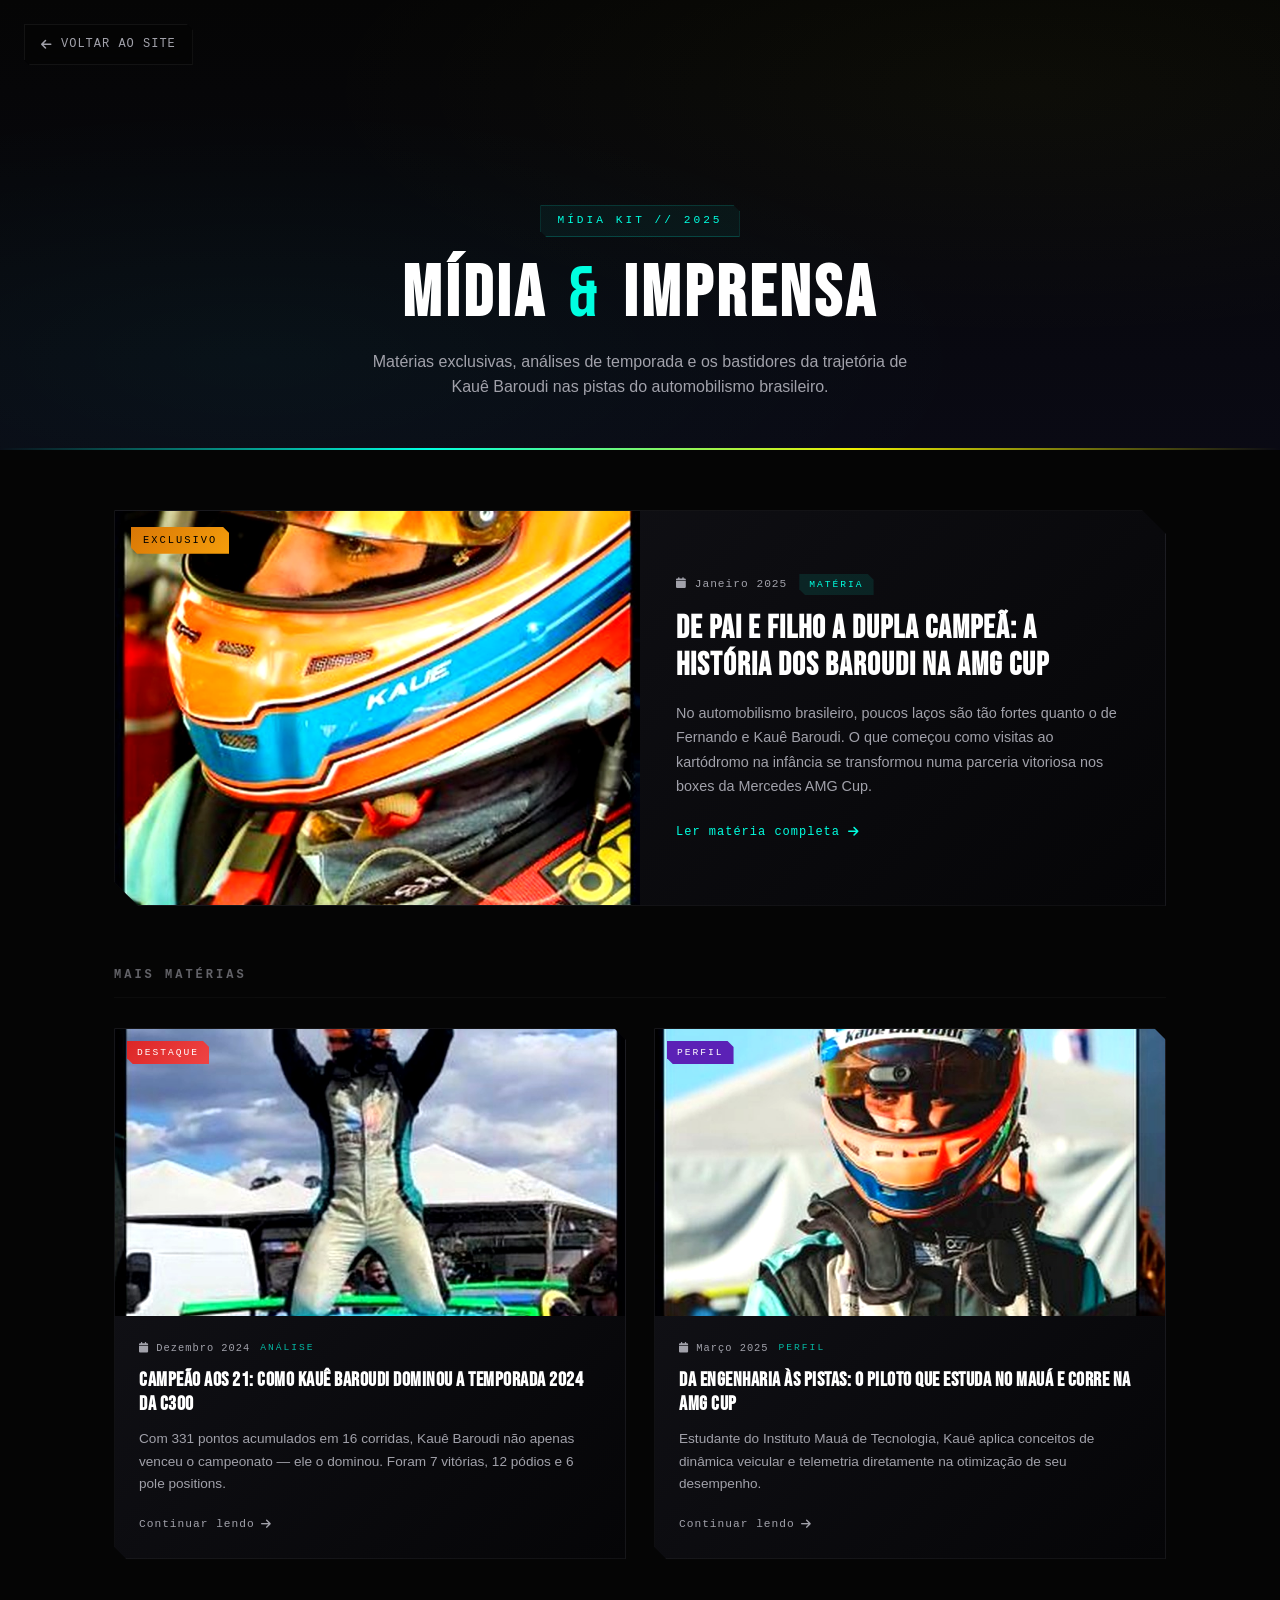
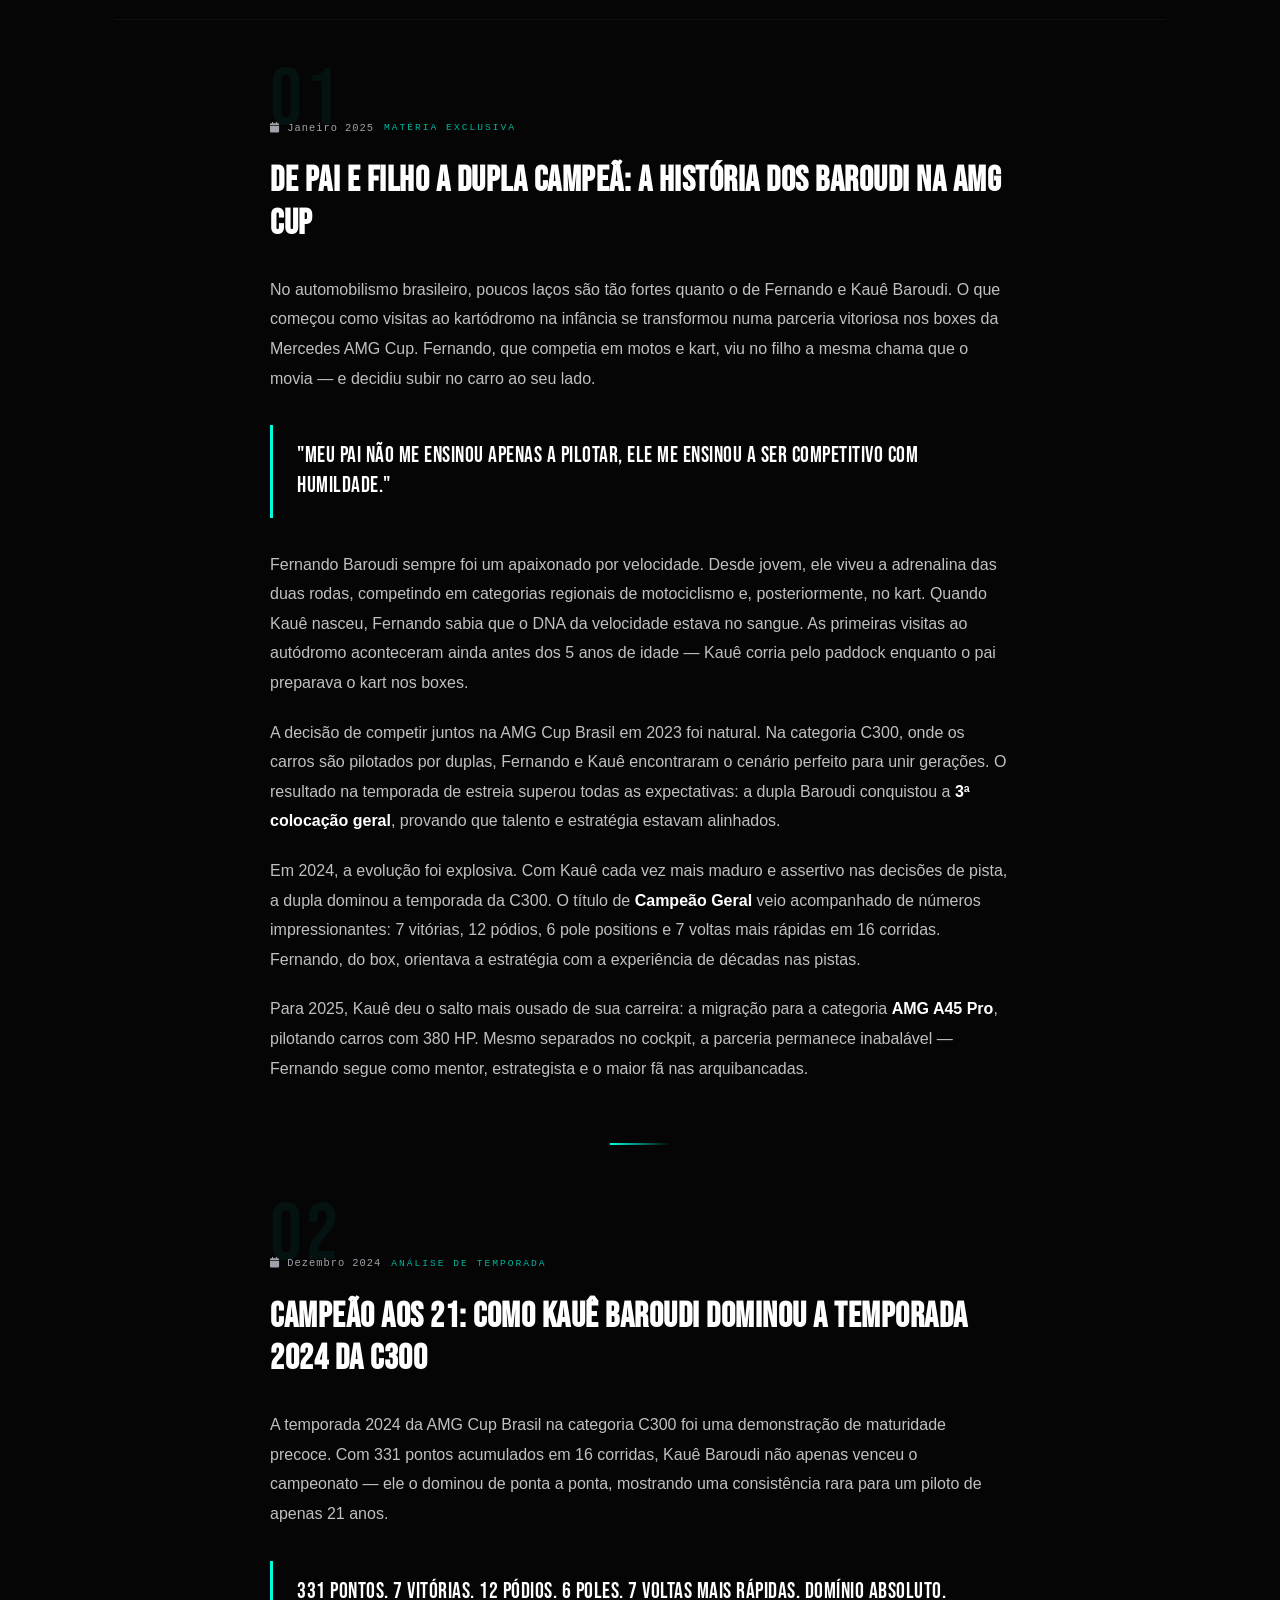
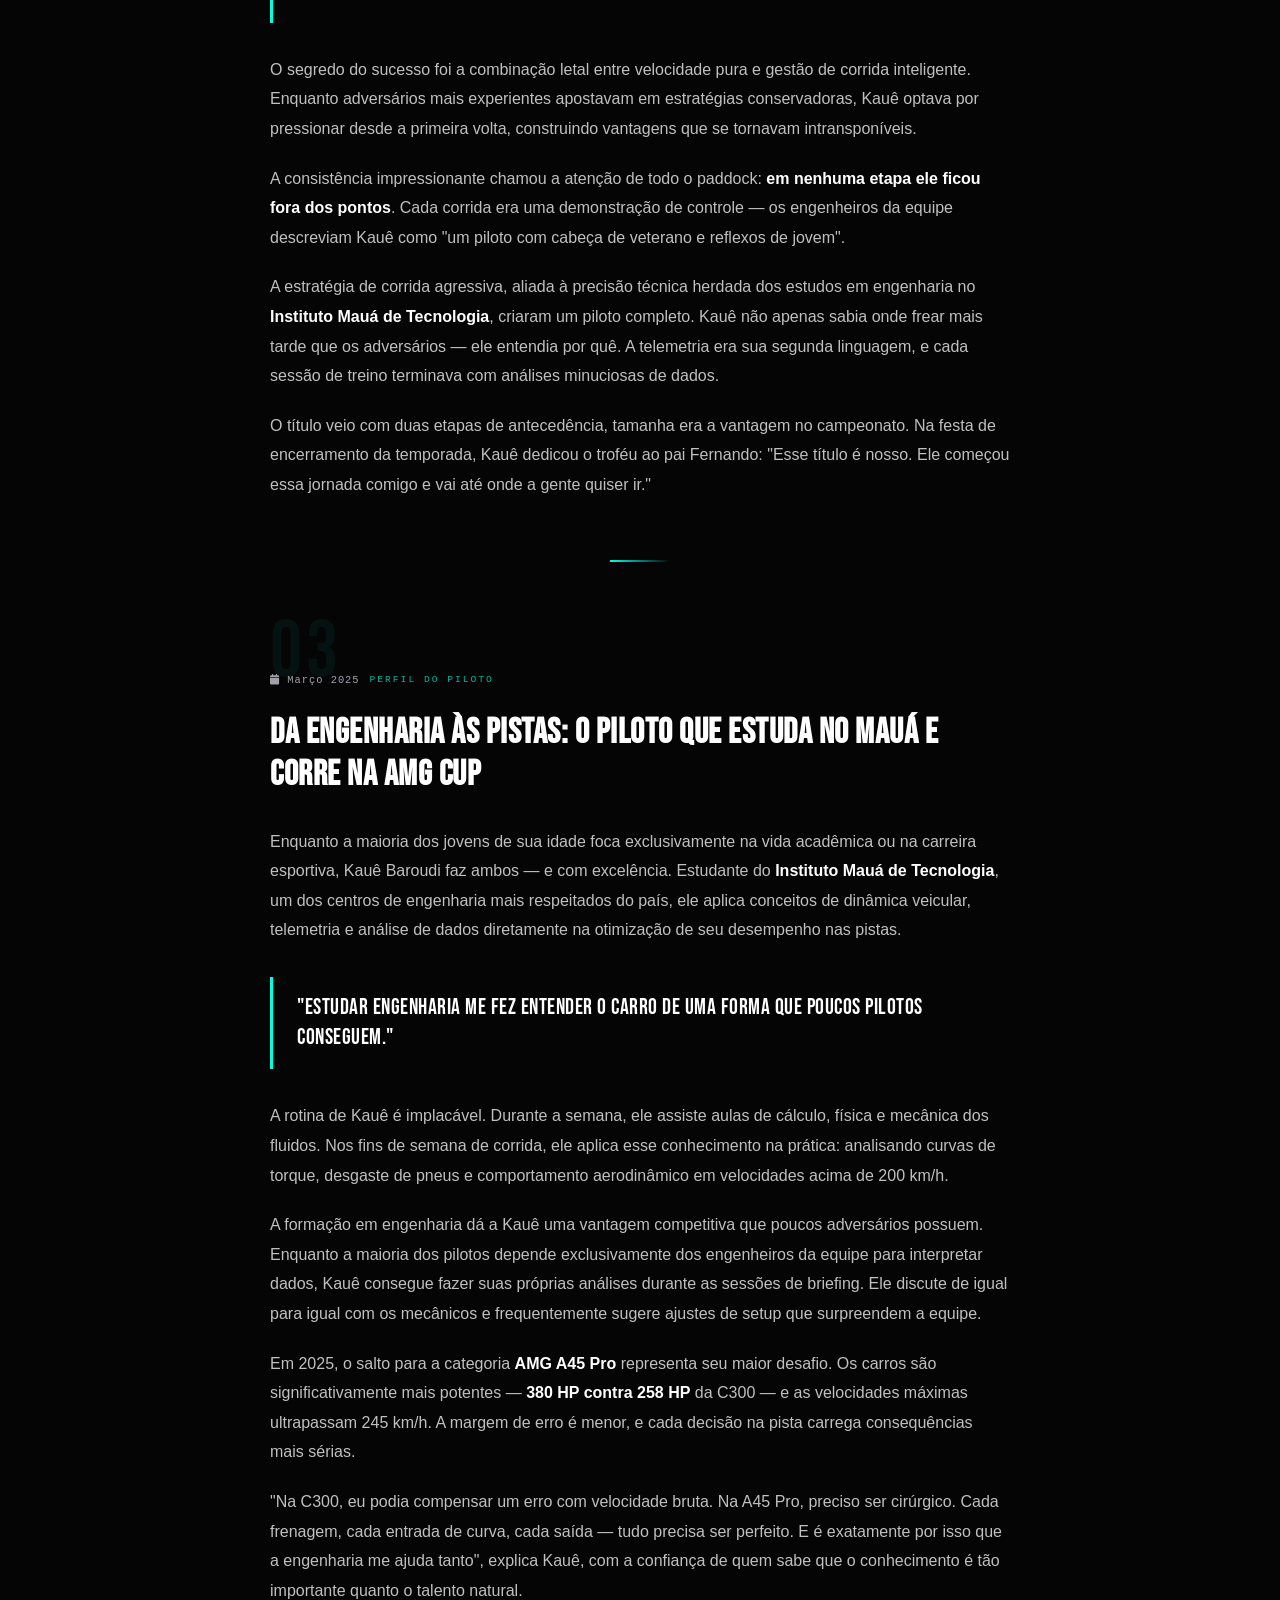
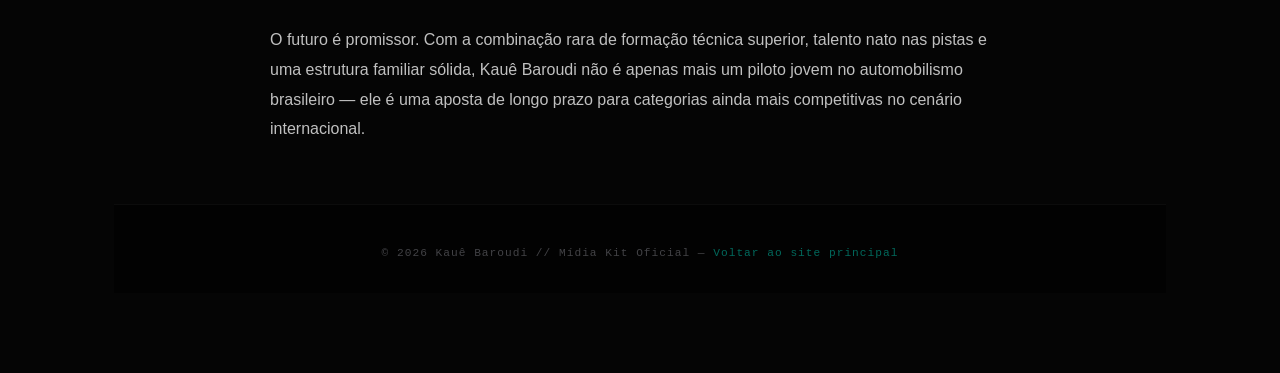
<file: blog.html>
<!DOCTYPE html>
<html lang="pt-BR">
<head>
    <meta charset="UTF-8">
    <meta name="viewport" content="width=device-width, initial-scale=1.0, viewport-fit=cover">
    <title>Blog // Kauê Baroudi — Mídia & Imprensa</title>
    <meta name="description" content="Matérias exclusivas, análises de corrida e bastidores da carreira do piloto Kauê Baroudi na AMG Cup Brasil.">
    
    <!-- Fonts -->
    <link rel="preconnect" href="https://fonts.googleapis.com">
    <link href="https://fonts.googleapis.com/css2?family=Bebas+Neue&family=Inter:wght@300;400;500;600&family=JetBrains+Mono:wght@400;500&display=swap" rel="stylesheet">
    
    <!-- Icons -->
    <link rel="stylesheet" href="https://cdnjs.cloudflare.com/ajax/libs/font-awesome/6.5.2/css/all.min.css">
    
    <!-- Base Styles + Blog Styles -->
    <link rel="stylesheet" href="index.css">
    <link rel="stylesheet" href="blog.css">
</head>
<body>

    <!-- Back to Home -->
    <a href="index.html" class="blog-back-link">
        <i class="fa-solid fa-arrow-left"></i> VOLTAR AO SITE
    </a>

    <!-- Blog Hero -->
    <section class="blog-hero">
        <div class="blog-hero-content">
            <span class="blog-hero-badge">MÍDIA KIT // 2025</span>
            <h1 class="blog-hero-title">MÍDIA <span class="accent-slash">&</span> IMPRENSA</h1>
            <p class="blog-hero-desc">Matérias exclusivas, análises de temporada e os bastidores da trajetória de Kauê Baroudi nas pistas do automobilismo brasileiro.</p>
        </div>
    </section>

    <!-- Blog Content -->
    <main class="blog-content-area">
        <div class="blog-container">

            <!-- Featured Article -->
            <article class="featured-article" id="artigo-1">
                <div class="featured-img-wrapper">
                    <img src="assets/kaue_04_capacete_cockpit.jpg" alt="Kauê Baroudi no cockpit do AMG">
                    <span class="featured-badge">EXCLUSIVO</span>
                </div>
                <div class="featured-text">
                    <div class="featured-meta">
                        <span class="featured-date"><i class="fa-solid fa-calendar"></i> Janeiro 2025</span>
                        <span class="featured-tag">MATÉRIA</span>
                    </div>
                    <h2 class="featured-title">De Pai e Filho a Dupla Campeã: A História dos Baroudi na AMG Cup</h2>
                    <p class="featured-excerpt">No automobilismo brasileiro, poucos laços são tão fortes quanto o de Fernando e Kauê Baroudi. O que começou como visitas ao kartódromo na infância se transformou numa parceria vitoriosa nos boxes da Mercedes AMG Cup.</p>
                    <a href="#leitura-1" class="featured-read-more">Ler matéria completa <i class="fa-solid fa-arrow-right"></i></a>
                </div>
            </article>

            <!-- Other Articles -->
            <h3 class="articles-section-title">MAIS MATÉRIAS</h3>

            <div class="articles-grid">
                <!-- Article 2 -->
                <article class="article-card" id="artigo-2">
                    <div class="article-img-wrapper">
                        <img src="assets/kaue_06_vitoria.jpg" alt="Kauê Baroudi celebrando vitória">
                        <span class="article-badge badge-destaque">DESTAQUE</span>
                    </div>
                    <div class="article-body">
                        <div class="article-meta">
                            <span class="article-date"><i class="fa-solid fa-calendar"></i> Dezembro 2024</span>
                            <span class="article-cat">ANÁLISE</span>
                        </div>
                        <h3 class="article-title">Campeão aos 21: Como Kauê Baroudi Dominou a Temporada 2024 da C300</h3>
                        <p class="article-excerpt">Com 331 pontos acumulados em 16 corridas, Kauê Baroudi não apenas venceu o campeonato — ele o dominou. Foram 7 vitórias, 12 pódios e 6 pole positions.</p>
                        <a href="#leitura-2" class="article-read-link">Continuar lendo <i class="fa-solid fa-arrow-right"></i></a>
                    </div>
                </article>

                <!-- Article 3 -->
                <article class="article-card" id="artigo-3">
                    <div class="article-img-wrapper">
                        <img src="assets/kaue_05_capacete_retrato.jpg" alt="Kauê Baroudi retrato com capacete">
                        <span class="article-badge badge-perfil">PERFIL</span>
                    </div>
                    <div class="article-body">
                        <div class="article-meta">
                            <span class="article-date"><i class="fa-solid fa-calendar"></i> Março 2025</span>
                            <span class="article-cat">PERFIL</span>
                        </div>
                        <h3 class="article-title">Da Engenharia às Pistas: O Piloto que Estuda no Mauá e Corre na AMG Cup</h3>
                        <p class="article-excerpt">Estudante do Instituto Mauá de Tecnologia, Kauê aplica conceitos de dinâmica veicular e telemetria diretamente na otimização de seu desempenho.</p>
                        <a href="#leitura-3" class="article-read-link">Continuar lendo <i class="fa-solid fa-arrow-right"></i></a>
                    </div>
                </article>
            </div>

            <!-- Full Articles -->
            <div class="article-full-section">

                <!-- Full Article 1 -->
                <article class="article-full" id="leitura-1">
                    <div class="article-full-header">
                        <div class="article-full-number">01</div>
                        <div class="article-meta">
                            <span class="article-date"><i class="fa-solid fa-calendar"></i> Janeiro 2025</span>
                            <span class="article-cat">MATÉRIA EXCLUSIVA</span>
                        </div>
                        <h2 class="article-title">De Pai e Filho a Dupla Campeã: A História dos Baroudi na AMG Cup</h2>
                    </div>
                    <div class="article-full-body">
                        <p>No automobilismo brasileiro, poucos laços são tão fortes quanto o de Fernando e Kauê Baroudi. O que começou como visitas ao kartódromo na infância se transformou numa parceria vitoriosa nos boxes da Mercedes AMG Cup. Fernando, que competia em motos e kart, viu no filho a mesma chama que o movia — e decidiu subir no carro ao seu lado.</p>

                        <div class="pull-quote">
                            "Meu pai não me ensinou apenas a pilotar, ele me ensinou a ser competitivo com humildade."
                        </div>

                        <p>Fernando Baroudi sempre foi um apaixonado por velocidade. Desde jovem, ele viveu a adrenalina das duas rodas, competindo em categorias regionais de motociclismo e, posteriormente, no kart. Quando Kauê nasceu, Fernando sabia que o DNA da velocidade estava no sangue. As primeiras visitas ao autódromo aconteceram ainda antes dos 5 anos de idade — Kauê corria pelo paddock enquanto o pai preparava o kart nos boxes.</p>

                        <p>A decisão de competir juntos na AMG Cup Brasil em 2023 foi natural. Na categoria C300, onde os carros são pilotados por duplas, Fernando e Kauê encontraram o cenário perfeito para unir gerações. O resultado na temporada de estreia superou todas as expectativas: a dupla Baroudi conquistou a <strong>3ª colocação geral</strong>, provando que talento e estratégia estavam alinhados.</p>

                        <p>Em 2024, a evolução foi explosiva. Com Kauê cada vez mais maduro e assertivo nas decisões de pista, a dupla dominou a temporada da C300. O título de <strong>Campeão Geral</strong> veio acompanhado de números impressionantes: 7 vitórias, 12 pódios, 6 pole positions e 7 voltas mais rápidas em 16 corridas. Fernando, do box, orientava a estratégia com a experiência de décadas nas pistas.</p>

                        <p>Para 2025, Kauê deu o salto mais ousado de sua carreira: a migração para a categoria <strong>AMG A45 Pro</strong>, pilotando carros com 380 HP. Mesmo separados no cockpit, a parceria permanece inabalável — Fernando segue como mentor, estrategista e o maior fã nas arquibancadas.</p>
                    </div>
                </article>

                <div class="article-divider"></div>

                <!-- Full Article 2 -->
                <article class="article-full" id="leitura-2">
                    <div class="article-full-header">
                        <div class="article-full-number">02</div>
                        <div class="article-meta">
                            <span class="article-date"><i class="fa-solid fa-calendar"></i> Dezembro 2024</span>
                            <span class="article-cat">ANÁLISE DE TEMPORADA</span>
                        </div>
                        <h2 class="article-title">Campeão aos 21: Como Kauê Baroudi Dominou a Temporada 2024 da C300</h2>
                    </div>
                    <div class="article-full-body">
                        <p>A temporada 2024 da AMG Cup Brasil na categoria C300 foi uma demonstração de maturidade precoce. Com 331 pontos acumulados em 16 corridas, Kauê Baroudi não apenas venceu o campeonato — ele o dominou de ponta a ponta, mostrando uma consistência rara para um piloto de apenas 21 anos.</p>

                        <div class="pull-quote">
                            331 pontos. 7 vitórias. 12 pódios. 6 poles. 7 voltas mais rápidas. Domínio absoluto.
                        </div>

                        <p>O segredo do sucesso foi a combinação letal entre velocidade pura e gestão de corrida inteligente. Enquanto adversários mais experientes apostavam em estratégias conservadoras, Kauê optava por pressionar desde a primeira volta, construindo vantagens que se tornavam intransponíveis.</p>

                        <p>A consistência impressionante chamou a atenção de todo o paddock: <strong>em nenhuma etapa ele ficou fora dos pontos</strong>. Cada corrida era uma demonstração de controle — os engenheiros da equipe descreviam Kauê como "um piloto com cabeça de veterano e reflexos de jovem".</p>

                        <p>A estratégia de corrida agressiva, aliada à precisão técnica herdada dos estudos em engenharia no <strong>Instituto Mauá de Tecnologia</strong>, criaram um piloto completo. Kauê não apenas sabia onde frear mais tarde que os adversários — ele entendia por quê. A telemetria era sua segunda linguagem, e cada sessão de treino terminava com análises minuciosas de dados.</p>

                        <p>O título veio com duas etapas de antecedência, tamanha era a vantagem no campeonato. Na festa de encerramento da temporada, Kauê dedicou o troféu ao pai Fernando: "Esse título é nosso. Ele começou essa jornada comigo e vai até onde a gente quiser ir."</p>
                    </div>
                </article>

                <div class="article-divider"></div>

                <!-- Full Article 3 -->
                <article class="article-full" id="leitura-3">
                    <div class="article-full-header">
                        <div class="article-full-number">03</div>
                        <div class="article-meta">
                            <span class="article-date"><i class="fa-solid fa-calendar"></i> Março 2025</span>
                            <span class="article-cat">PERFIL DO PILOTO</span>
                        </div>
                        <h2 class="article-title">Da Engenharia às Pistas: O Piloto que Estuda no Mauá e Corre na AMG Cup</h2>
                    </div>
                    <div class="article-full-body">
                        <p>Enquanto a maioria dos jovens de sua idade foca exclusivamente na vida acadêmica ou na carreira esportiva, Kauê Baroudi faz ambos — e com excelência. Estudante do <strong>Instituto Mauá de Tecnologia</strong>, um dos centros de engenharia mais respeitados do país, ele aplica conceitos de dinâmica veicular, telemetria e análise de dados diretamente na otimização de seu desempenho nas pistas.</p>

                        <div class="pull-quote">
                            "Estudar engenharia me fez entender o carro de uma forma que poucos pilotos conseguem."
                        </div>

                        <p>A rotina de Kauê é implacável. Durante a semana, ele assiste aulas de cálculo, física e mecânica dos fluidos. Nos fins de semana de corrida, ele aplica esse conhecimento na prática: analisando curvas de torque, desgaste de pneus e comportamento aerodinâmico em velocidades acima de 200 km/h.</p>

                        <p>A formação em engenharia dá a Kauê uma vantagem competitiva que poucos adversários possuem. Enquanto a maioria dos pilotos depende exclusivamente dos engenheiros da equipe para interpretar dados, Kauê consegue fazer suas próprias análises durante as sessões de briefing. Ele discute de igual para igual com os mecânicos e frequentemente sugere ajustes de setup que surpreendem a equipe.</p>

                        <p>Em 2025, o salto para a categoria <strong>AMG A45 Pro</strong> representa seu maior desafio. Os carros são significativamente mais potentes — <strong>380 HP contra 258 HP</strong> da C300 — e as velocidades máximas ultrapassam 245 km/h. A margem de erro é menor, e cada decisão na pista carrega consequências mais sérias.</p>

                        <p>"Na C300, eu podia compensar um erro com velocidade bruta. Na A45 Pro, preciso ser cirúrgico. Cada frenagem, cada entrada de curva, cada saída — tudo precisa ser perfeito. E é exatamente por isso que a engenharia me ajuda tanto", explica Kauê, com a confiança de quem sabe que o conhecimento é tão importante quanto o talento natural.</p>

                        <p>O futuro é promissor. Com a combinação rara de formação técnica superior, talento nato nas pistas e uma estrutura familiar sólida, Kauê Baroudi não é apenas mais um piloto jovem no automobilismo brasileiro — ele é uma aposta de longo prazo para categorias ainda mais competitivas no cenário internacional.</p>
                    </div>
                </article>

            </div>

            <!-- Blog Footer -->
            <footer class="blog-footer">
                <p>© 2026 Kauê Baroudi // Mídia Kit Oficial — <a href="index.html">Voltar ao site principal</a></p>
            </footer>

        </div>
    </main>

</body>
</html>
</file>
<file: index.css>
/* ==========================================================================
   DESIGN SYSTEM & VARIABLES
   ========================================================================== */
:root {
    /* Color Palette */
    --bg-dark: #050505;
    --bg-darker: #020202;
    --card-bg-start: #14141a;
    --card-bg-end: #050507;
    
    --primary-cyan: #00FFE0;
    --primary-cyan-glow: rgba(0, 255, 224, 0.4);
    
    --secondary-green: #ECEE01;
    --secondary-green-glow: rgba(236, 238, 1, 0.5);
    
    --text-white: #ffffff;
    --text-gray: #a1a1aa;
    --text-dark: #1f1f2e;
    
    /* Font Stacks */
    --font-title: 'Bebas Neue', sans-serif;
    --font-body: 'Space Grotesk', sans-serif;
    --font-mono: 'DM Mono', monospace;
    
    /* Custom Sci-Fi Clip-Paths (Chamfered cuts) */
    --cut-sm: polygon(0 0, calc(100% - 6px) 0, 100% 6px, 100% 100%, 6px 100%, 0 calc(100% - 6px));
    --cut-md: polygon(0 0, calc(100% - 12px) 0, 100% 12px, 100% 100%, 12px 100%, 0 calc(100% - 12px));
    --cut-lg: polygon(0 0, calc(100% - 24px) 0, 100% 24px, 100% 100%, 24px 100%, 0 calc(100% - 24px));
    
    /* Transitions */
    --transition-fast: 0.2s cubic-bezier(0.16, 1, 0.3, 1);
    --transition-smooth: 0.5s cubic-bezier(0.16, 1, 0.3, 1);
    
    --header-height: 80px;
}

/* ==========================================================================
   RESET & BASE STYLES
   ========================================================================== */
*, *::before, *::after {
    box-sizing: border-box;
    margin: 0;
    padding: 0;
}

html {
    scroll-behavior: smooth;
    overflow-x: hidden;
    background-color: var(--bg-dark);
}

body {
    font-family: var(--font-body);
    background-color: var(--bg-dark);
    color: var(--text-white);
    line-height: 1.6;
    overflow-x: hidden;
}

li {
    list-style: none;
}

a {
    color: inherit;
    text-decoration: none;
    transition: var(--transition-fast);
}

img, video {
    display: block;
    max-width: 100%;
    height: auto;
    image-rendering: auto;
    image-rendering: -webkit-optimize-contrast;
    -ms-interpolation-mode: bicubic;
}

/* Scrollbar styling */
::-webkit-scrollbar {
    width: 8px;
}
::-webkit-scrollbar-track {
    background: var(--bg-dark);
}
::-webkit-scrollbar-thumb {
    background: #27272a;
    border-radius: 4px;
}
::-webkit-scrollbar-thumb:hover {
    background: var(--primary-cyan);
}

/* ==========================================================================
   REUSABLE COMPONENTS
   ========================================================================== */
.container {
    width: 100%;
    max-width: 1280px;
    margin: 0 auto;
    padding: 0 clamp(1rem, 3vw, 2rem);
}

.section-padding {
    padding: clamp(2.5rem, 6vw, 4.5rem) 0;
}

.bg-darker {
    background-color: var(--bg-darker);
}

/* Header & Section Title Divider */
.section-header {
    margin-bottom: 30px;
    text-align: center;
}

.section-title {
    font-family: var(--font-title);
    font-size: clamp(3rem, 6vw, 4.5rem);
    letter-spacing: 2px;
    color: var(--text-white);
    text-transform: uppercase;
}

.section-divider {
    width: 60px;
    height: 4px;
    background: linear-gradient(90deg, var(--primary-cyan), var(--secondary-green));
    margin: 15px auto 0;
}

.text-center {
    text-align: center;
}

/* Buttons */
.btn {
    display: inline-flex;
    align-items: center;
    justify-content: center;
    font-family: var(--font-body);
    font-weight: 700;
    font-size: 0.9rem;
    letter-spacing: 1px;
    text-transform: uppercase;
    padding: 16px 36px;
    clip-path: var(--cut-sm);
    cursor: pointer;
    transition: var(--transition-fast);
    position: relative;
    border: none;
    outline: none;
}

.btn-primary {
    background: linear-gradient(135deg, var(--primary-cyan), #008BB8);
    color: var(--text-white);
    box-shadow: 0 4px 20px var(--primary-cyan-glow);
}

.btn-primary:hover {
    transform: translateY(-2px);
    box-shadow: 0 6px 25px var(--primary-cyan);
}

.btn-outline {
    background: transparent;
    color: var(--text-white);
    border: 1px solid rgba(255, 255, 255, 0.2);
}

.btn-outline::before {
    content: '';
    position: absolute;
    top: 0;
    left: 0;
    width: 100%;
    height: 100%;
    background: rgba(255, 255, 255, 0.05);
    opacity: 0;
    transition: var(--transition-fast);
}

.btn-outline:hover {
    border-color: var(--secondary-green);
    color: var(--secondary-green);
    box-shadow: 0 0 15px var(--secondary-green-glow);
}

.btn-outline:hover::before {
    opacity: 1;
}

.btn-full {
    width: 100%;
}

/* ==========================================================================
   HEADER / NAVIGATION MENU
   ========================================================================== */
#mainNav {
    position: fixed;
    top: 0;
    left: 0;
    width: 100%;
    height: var(--header-height);
    height: calc(var(--header-height) + env(safe-area-inset-top, 0px));
    z-index: 1000;
    transition: var(--transition-smooth);
    background: rgba(5, 5, 5, 0.2);
    backdrop-filter: blur(8px);
    border-bottom: 1px solid rgba(255, 255, 255, 0.03);
    padding-top: env(safe-area-inset-top, 0px);
    padding-left: env(safe-area-inset-left, 0px);
    padding-right: env(safe-area-inset-right, 0px);
}

.nav-container {
    max-width: 1280px;
    height: 100%;
    margin: 0 auto;
    padding: 0 24px;
    display: flex;
    align-items: center;
    justify-content: space-between;
    position: relative;
}

.logo {
    font-family: var(--font-title);
    font-size: 2.2rem;
    letter-spacing: 1.5px;
    color: var(--text-white);
    display: flex;
    align-items: center;
}

.accent-slash {
    color: var(--primary-cyan);
    margin: 0 5px;
    font-weight: 300;
}

.car-number {
    color: var(--secondary-green);
}

/* Nav Menu Links */
.nav-menu ul {
    display: flex;
    align-items: center;
    gap: 32px;
}

.nav-link {
    font-family: var(--font-body);
    font-weight: 600;
    font-size: 0.9rem;
    text-transform: uppercase;
    letter-spacing: 1px;
    color: var(--text-gray);
    position: relative;
    padding: 8px 0;
}

.nav-link::after {
    content: '';
    position: absolute;
    bottom: 0;
    left: 0;
    width: 0;
    height: 2px;
    background-color: var(--secondary-green);
    transition: var(--transition-fast);
}

.nav-link:hover {
    color: var(--text-white);
}

.nav-link:hover::after,
.nav-link.active::after {
    width: 100%;
}

.nav-link.active {
    color: var(--secondary-green);
}

.btn-nav-cta {
    background: rgba(124, 58, 237, 0.1);
    border: 1px solid var(--primary-cyan);
    color: var(--text-white);
    font-family: var(--font-body);
    font-weight: 700;
    font-size: 0.85rem;
    text-transform: uppercase;
    letter-spacing: 1px;
    padding: 10px 24px;
    clip-path: var(--cut-sm);
}

.btn-nav-cta:hover {
    background: var(--primary-cyan);
    box-shadow: 0 0 15px var(--primary-cyan-glow);
}

/* Mobile Toggle Hamburger */
.nav-toggle {
    display: none;
    flex-direction: column;
    justify-content: space-between;
    width: 30px;
    height: 20px;
    background: transparent;
    border: none;
    cursor: pointer;
    z-index: 1100;
}

.nav-toggle .bar {
    width: 100%;
    height: 2px;
    background-color: var(--text-white);
    transition: var(--transition-fast);
}

/* Scrolled Nav Style: Dynamic Gradient Menu */
#mainNav.scrolled {
    background: rgba(5, 5, 5, 0.95);
    height: 70px;
    height: calc(70px + env(safe-area-inset-top, 0px));
    box-shadow: 0 10px 30px rgba(0, 0, 0, 0.8);
    position: fixed;
}

/* As scrolled menu gradient border: 10% ends roxo/magenta, 80% center ciano/teal */
#mainNav.scrolled::after {
    content: '';
    position: absolute;
    bottom: 0;
    left: 0;
    width: 100%;
    height: 2px;
    background: linear-gradient(90deg, var(--primary-cyan) 0%, var(--secondary-green) 15%, #27272a 30%, #27272a 70%, var(--secondary-green) 85%, var(--primary-cyan) 100%);
}

/* ==========================================================================
   HERO SECTION (Scroll Sync Video)
   ========================================================================== */
.hero-scroll-container {
    height: calc(100vh + 380px);
    height: calc(100dvh + 380px);
    position: relative;
    background-color: #050505;
    z-index: 10;
}

.hero-sticky {
    position: sticky;
    top: 0;
    height: 100vh;
    height: 100dvh;
    width: 100%;
    overflow: hidden;
    background-color: #050505;
}



#hero-video {
    position: absolute;
    top: 50%;
    left: 50%;
    width: 100%;
    height: 100%;
    max-width: none;
    transform: translate(-50%, -50%) scale(1.05);
    object-fit: cover;
    z-index: 1;
    will-change: transform, current-time;
}

.hero-watermark-cover {
    position: absolute;
    bottom: 0;
    right: 0;
    width: 160px;
    height: 160px;
    background: radial-gradient(circle at bottom right, #050505 10%, rgba(5, 5, 5, 0.85) 35%, transparent 75%);
    z-index: 2;
    pointer-events: none;
}

.hero-dark-overlay {
    position: absolute;
    top: 0;
    left: 0;
    width: 100%;
    height: 100%;
    background-color: #000000;
    opacity: 0.1; /* Starts almost transparent, fades to 0.85 */
    z-index: 3;
    will-change: opacity;
}

.hero-content {
    position: absolute;
    top: 0;
    left: 0;
    width: 100%;
    height: 100%;
    z-index: 4;
    display: flex;
    flex-direction: column;
    justify-content: center;
    align-items: center;
    text-align: center;
    padding: 24px;
    pointer-events: none;
}

.hero-eyebrow {
    display: block;
    font-family: var(--font-mono);
    color: var(--secondary-green);
    font-size: 1.1rem;
    font-weight: 500;
    letter-spacing: 4px;
    margin-bottom: 20px;
    text-shadow: 0 0 10px var(--secondary-green-glow);
    opacity: 0;
    transform: translateY(30px);
    will-change: transform, opacity;
}

.hero-name {
    font-family: var(--font-title);
    font-size: clamp(4rem, 10vw, 8rem);
    line-height: 0.9;
    letter-spacing: 0.35em;
    margin-bottom: 24px;
    text-shadow: 0 5px 30px rgba(0, 0, 0, 0.8);
    opacity: 0;
    transform: translateY(40px);
    will-change: transform, opacity, letter-spacing;
}

.hero-tagline {
    font-size: clamp(1rem, 2vw, 1.25rem);
    color: var(--text-gray);
    max-width: 650px;
    margin: 0 auto 40px;
    text-shadow: 0 2px 10px rgba(0,0,0,0.5);
    opacity: 0;
    transform: translateY(30px);
    will-change: transform, opacity;
}

.hero-actions {
    display: flex;
    gap: 20px;
    justify-content: center;
    opacity: 0;
    transform: translateY(30px);
    will-change: transform, opacity;
}

/* Scroll Indicator */
.scroll-indicator {
    position: absolute;
    bottom: 40px;
    left: 50%;
    transform: translateX(-50%);
    z-index: 3;
    display: flex;
    flex-direction: column;
    align-items: center;
    gap: 8px;
    pointer-events: none;
}

.scroll-text {
    font-family: var(--font-mono);
    font-size: 0.75rem;
    letter-spacing: 2px;
    color: var(--text-gray);
}

.scroll-arrow {
    font-size: 1.2rem;
    color: var(--secondary-green);
    animation: bounce 2s infinite;
}

@keyframes bounce {
    0%, 20%, 50%, 80%, 100% {
        transform: translateY(0);
    }
    40% {
        transform: translateY(-8px);
    }
    60% {
        transform: translateY(-4px);
    }
}

/* ==========================================================================
   SPONSORS BAR (Marquee below Hero)
   ========================================================================== */
.sponsors-bar-section {
    position: relative;
    z-index: 12;
    background: linear-gradient(180deg, #050505 0%, #0a0a10 50%, #050505 100%);
    border-top: 1px solid rgba(0, 255, 224, 0.08);
    border-bottom: 1px solid rgba(236, 238, 1, 0.08);
    padding: 0;
    overflow: hidden;
}

.sponsors-bar-container {
    display: flex;
    flex-direction: column;
    align-items: center;
    padding: 18px 0 14px;
}

.sponsors-bar-label {
    font-family: var(--font-mono);
    font-size: 0.65rem;
    letter-spacing: 3px;
    color: var(--text-gray);
    margin-bottom: 14px;
    text-transform: uppercase;
    opacity: 0.6;
}

.sponsors-bar-track {
    width: 100%;
    overflow: hidden;
    -webkit-mask-image: linear-gradient(90deg, transparent 0%, #000 10%, #000 90%, transparent 100%);
    mask-image: linear-gradient(90deg, transparent 0%, #000 10%, #000 90%, transparent 100%);
}

.sponsors-bar-logos {
    display: flex;
    gap: 50px;
    animation: marqueeScroll 25s linear infinite;
    width: max-content;
}

.sponsor-bar-item {
    font-family: var(--font-title);
    font-size: 1.5rem;
    letter-spacing: 3px;
    color: rgba(255, 255, 255, 0.45);
    white-space: nowrap;
    display: flex;
    align-items: center;
    gap: 10px;
    transition: all 0.4s ease;
    cursor: default;
    user-select: none;
    text-shadow: 0 0 8px rgba(0, 255, 224, 0.08);
}

.sponsor-bar-item i {
    font-size: 1.05rem;
    color: var(--primary-cyan);
    opacity: 0.5;
    transition: all 0.4s ease;
    filter: drop-shadow(0 0 4px rgba(0, 255, 224, 0.15));
}

.sponsor-bar-item:hover {
    color: rgba(255, 255, 255, 0.85);
    text-shadow: 0 0 15px rgba(0, 255, 224, 0.25);
}

.sponsor-bar-item:hover i {
    color: var(--primary-cyan);
    opacity: 1;
    filter: drop-shadow(0 0 8px rgba(0, 255, 224, 0.5));
}

@keyframes marqueeScroll {
    0% {
        transform: translateX(0);
    }
    100% {
        transform: translateX(-50%);
    }
}

/* ==========================================================================
   SOBRE O PILOTO (About Section)
   ========================================================================== */
.about-grid {
    display: grid;
    grid-template-columns: 5fr 7fr;
    gap: 60px;
    align-items: start;
}

.about-image-column {
    display: flex;
    flex-direction: column;
    gap: 30px;
}

.about-img-wrapper {
    clip-path: var(--cut-lg);
    background: linear-gradient(135deg, var(--primary-cyan), var(--secondary-green));
    padding: 2px; /* Gradient border */
    position: relative;
    box-shadow: 0 20px 40px rgba(0,0,0,0.5);
}

.about-img {
    width: 100%;
    aspect-ratio: 4/5;
    object-fit: cover;
    object-position: center top;
    clip-path: var(--cut-lg);
    filter: none;
    transition: var(--transition-smooth);
    backface-visibility: hidden;
    transform: translateZ(0);
}

.about-img-wrapper:hover .about-img {
    transform: scale(1.02);
}

/* Pillars grid under image */
.pillars-grid {
    display: grid;
    grid-template-columns: repeat(2, 1fr);
    gap: 20px;
}

.pillar-card {
    background: linear-gradient(135deg, var(--card-bg-start), var(--card-bg-end));
    border: 1px solid rgba(255, 255, 255, 0.05);
    padding: 20px;
    clip-path: var(--cut-sm);
    transition: var(--transition-fast);
}

.pillar-card:hover {
    border-color: rgba(124, 58, 237, 0.3);
    transform: translateY(-3px);
}

.pillar-icon {
    font-size: 1.5rem;
    color: var(--primary-cyan);
    margin-bottom: 12px;
}

.pillar-title {
    font-family: var(--font-body);
    font-weight: 700;
    font-size: 1rem;
    margin-bottom: 6px;
    color: var(--text-white);
    text-transform: uppercase;
}

.pillar-desc {
    font-size: 0.8rem;
    color: var(--text-gray);
    line-height: 1.4;
}

/* About Card Label (below image) */
.about-card-label {
    text-align: center;
    padding: 20px 16px 12px;
    background: linear-gradient(135deg, rgba(20, 20, 26, 0.6), rgba(5, 5, 7, 0.8));
    border: 1px solid rgba(255, 255, 255, 0.04);
    clip-path: var(--cut-sm);
    margin-top: -4px;
}

.about-card-name {
    font-family: var(--font-title);
    font-size: clamp(1.8rem, 4vw, 2.5rem);
    letter-spacing: 3px;
    color: var(--text-white);
    line-height: 1;
    margin-bottom: 6px;
}

.about-card-category {
    font-family: var(--font-mono);
    font-size: 0.75rem;
    letter-spacing: 2px;
    color: var(--text-gray);
    display: block;
}

/* About Text */
.about-subtitle {
    font-family: var(--font-title);
    font-size: clamp(1.6rem, 4.5vw, 2.4rem);
    letter-spacing: 1px;
    color: var(--secondary-green);
    margin-bottom: 24px;
    text-shadow: 0 0 10px var(--secondary-green-glow);
}

.about-paragraph {
    color: var(--text-gray);
    margin-bottom: 20px;
    font-size: 1.05rem;
    text-align: justify;
}

.about-paragraph strong {
    color: var(--text-white);
}

.signature-block {
    margin-top: 40px;
    border-left: 3px solid var(--primary-cyan);
    padding-left: 20px;
}

.sig-name {
    display: block;
    font-family: var(--font-title);
    font-size: clamp(1.5rem, 3.5vw, 2.2rem);
    letter-spacing: 1px;
    line-height: 1;
}

.sig-title {
    font-family: var(--font-mono);
    font-size: 0.8rem;
    color: var(--text-gray);
    letter-spacing: 1px;
}

/* ==========================================================================
   TRAJETÓRIA / TIMELINE (Horizontal Scroll Pin)
   ========================================================================== */
.timeline-scroll-container {
    height: 180vh;
    height: 180dvh; /* Faster scroll volume for a tighter section */
    position: relative;
    background-color: var(--bg-dark);
}

.trajectory-sticky {
    position: sticky;
    top: 0;
    left: 0;
    width: 100%;
    height: 100vh;
    height: 100dvh;
    overflow: hidden;
    display: flex;
    flex-direction: column;
    justify-content: center;
    z-index: 6;
}


.timeline-header-container {
    position: relative;
    z-index: 3;
    text-align: center;
    margin-bottom: 10px;
    padding: 0 24px;
}

.section-subtitle {
    font-size: 1rem;
    color: var(--text-gray);
    letter-spacing: 1px;
    margin-top: 10px;
}

/* Horizontal Timeline Path */
.timeline-container {
    position: relative;
    z-index: 3;
    width: 100%;
    padding: 20px 0;
}

.timeline-track {
    position: absolute;
    top: 50px;
    left: 0;
    width: 100%;
    height: 2px;
    background: rgba(255, 255, 255, 0.1);
    z-index: 1;
}

.timeline-track-progress {
    position: absolute;
    top: 50px;
    left: 0;
    height: 2px;
    background: linear-gradient(90deg, var(--primary-cyan), var(--secondary-green));
    width: 0%;
    z-index: 2;
    box-shadow: 0 0 10px var(--secondary-green);
}

/* Nodes Wrapper */
.timeline-wrapper {
    display: flex;
    width: max-content;
    padding-left: 10%;
    padding-right: 10%;
    position: relative;
    z-index: 2;
}

.timeline-node {
    width: min(320px, 100vw);
    min-width: min(320px, 100vw);
    position: relative;
    padding: 0 16px;
    display: flex;
    flex-direction: column;
    align-items: center;
    z-index: 3;
}

/* Dot on the track line */
.timeline-dot {
    width: 20px;
    height: 20px;
    background-color: var(--bg-dark);
    border: 3px solid rgba(255, 255, 255, 0.4);
    border-radius: 50%;
    margin-bottom: 24px;
    transition: var(--transition-fast);
    box-shadow: 0 0 0 rgba(255, 255, 255, 0);
    z-index: 5;
    position: relative;
}

.timeline-dot.active {
    background-color: var(--secondary-green);
    border-color: #000;
    box-shadow: 0 0 15px var(--secondary-green-glow);
    transform: scale(1.35);
}

/* Pulse effect for upcoming stops */
.timeline-dot.next-stop {
    border-color: var(--primary-cyan);
    animation: dotPulse 1.5s infinite alternate;
}

@keyframes dotPulse {
    0% {
        box-shadow: 0 0 0 0 var(--primary-cyan-glow);
    }
    100% {
        box-shadow: 0 0 12px 6px var(--primary-cyan-glow);
    }
}

/* The card with details */
.timeline-card {
    background: rgba(20, 20, 26, 0.85);
    backdrop-filter: blur(12px);
    border: 1px solid rgba(255, 255, 255, 0.05);
    padding: 16px;
    clip-path: var(--cut-md);
    width: 100%;
    transition: var(--transition-fast);
    position: relative;
}

.timeline-node:hover .timeline-card {
    border-color: var(--secondary-green-glow);
    background: rgba(25, 25, 32, 0.9);
}

.timeline-year {
    font-family: var(--font-mono);
    color: var(--secondary-green);
    font-size: 0.95rem;
    font-weight: 700;
    display: block;
    margin-bottom: 8px;
    text-shadow: 0 0 5px var(--secondary-green-glow);
}

.timeline-title {
    font-family: var(--font-body);
    font-weight: 700;
    font-size: 1.25rem;
    margin-bottom: 8px;
}

.timeline-image-wrapper {
    width: 100%;
    aspect-ratio: 16/9;
    overflow: hidden;
    clip-path: var(--cut-sm);
    margin-bottom: 10px;
    background-color: #000;
    position: relative;
}

.timeline-image-wrapper::after {
    content: '';
    position: absolute;
    top: 0;
    left: 0;
    width: 100%;
    height: 100%;
    background: rgba(5, 5, 5, 0.2);
    pointer-events: none;
    z-index: 1;
}

.timeline-image {
    width: 100%;
    height: 100%;
    object-fit: cover;
    filter: none;
    transition: var(--transition-smooth);
    backface-visibility: hidden;
    transform: translateZ(0);
}

.timeline-card:hover .timeline-image {
    transform: scale(1.05);
}

.timeline-desc {
    color: var(--text-gray);
    font-size: 0.85rem;
    line-height: 1.5;
}

/* ==========================================================================
   ESTATÍSTICAS / LIVE DATA
   ========================================================================== */
.stat-section {
    background-color: var(--bg-darker);
    border-top: 1px solid rgba(255, 255, 255, 0.02);
    border-bottom: 1px solid rgba(255, 255, 255, 0.02);
}

.stats-grid {
    display: grid;
    grid-template-columns: repeat(6, 1fr);
    gap: 16px;
    margin-bottom: 30px;
}

.stat-card {
    background: linear-gradient(135deg, var(--card-bg-start), var(--card-bg-end));
    border: 1px solid rgba(255, 255, 255, 0.03);
    padding: 24px 12px;
    clip-path: var(--cut-md);
    text-align: center;
    position: relative;
    transition: var(--transition-fast);
}

.stat-card:hover {
    border-color: rgba(57, 255, 20, 0.2);
    transform: translateY(-5px);
}

.stat-icon {
    font-size: 2.2rem;
    color: var(--primary-cyan);
    margin-bottom: 16px;
    transition: var(--transition-fast);
}

.stat-card:hover .stat-icon {
    transform: scale(1.1);
    color: var(--secondary-green);
    text-shadow: 0 0 10px var(--secondary-green-glow);
}

.stat-number-wrapper {
    margin-bottom: 8px;
}

.stat-number {
    font-family: var(--font-title);
    font-size: clamp(3rem, 5vw, 4.5rem);
    line-height: 1;
    color: var(--text-white);
}

.stat-number-prefix {
    font-family: var(--font-title);
    font-size: clamp(2rem, 3.5vw, 3rem);
    color: var(--secondary-green);
    vertical-align: top;
    margin-right: 2px;
}

.stat-title {
    font-family: var(--font-body);
    font-weight: 700;
    font-size: 0.95rem;
    color: var(--text-white);
    text-transform: uppercase;
    letter-spacing: 0.5px;
    margin-bottom: 6px;
}

.stat-desc {
    font-size: 0.75rem;
    color: var(--text-gray);
    line-height: 1.4;
}

/* Special styling for car card */
.stat-card.car-card {
    border-color: rgba(124, 58, 237, 0.2);
}

.stat-card.car-card .stat-icon {
    color: var(--secondary-green);
}

/* Telemetry box */
.telemetry-box {
    background: #0d0d12;
    border: 1px solid rgba(255, 255, 255, 0.05);
    clip-path: var(--cut-sm);
    max-width: 800px;
    margin: 0 auto;
}

.telemetry-header {
    background: #14141d;
    padding: 12px 20px;
    display: flex;
    align-items: center;
    gap: 10px;
    font-family: var(--font-mono);
    font-size: 0.8rem;
    letter-spacing: 1px;
    border-bottom: 1px solid rgba(255, 255, 255, 0.05);
}

.dot-green {
    width: 8px;
    height: 8px;
    background-color: var(--secondary-green);
    border-radius: 50%;
    animation: flash 1s infinite alternate;
}

@keyframes flash {
    0% { opacity: 0.3; }
    100% { opacity: 1; }
}

.telemetry-body {
    padding: 20px;
    display: grid;
    grid-template-columns: 1fr 1fr;
    gap: 30px;
    font-family: var(--font-mono);
    font-size: 0.85rem;
    color: var(--text-gray);
}

.telemetry-col p {
    margin-bottom: 8px;
}

.telemetry-col p:last-child {
    margin-bottom: 0;
}

.text-green {
    color: var(--secondary-green);
}

.text-cyan {
    color: var(--primary-cyan);
}

.text-white {
    color: var(--text-white);
}

.text-accent-green {
    color: var(--secondary-green);
    font-weight: 700;
}

/* ==========================================================================
   COTAS DE PATROCÍNIO (Sponsorship)
   ========================================================================== */
#patrocinio {
    position: relative;
    overflow: hidden;
    background-color: var(--bg-dark);
}

.sponsor-intro {
    max-width: 900px;
    margin: 0 auto 40px;
    background: linear-gradient(135deg, var(--card-bg-start), var(--card-bg-end));
    border: 1px solid rgba(255,255,255,0.03);
    padding: 24px;
    clip-path: var(--cut-md);
}

.sponsor-headline {
    font-family: var(--font-title);
    font-size: clamp(1.4rem, 3.5vw, 2rem);
    letter-spacing: 1px;
    color: var(--secondary-green);
    margin-bottom: 16px;
    text-transform: uppercase;
}

.sponsor-text {
    color: var(--text-gray);
    font-size: 1rem;
    margin-bottom: 30px;
}

.sponsor-text strong {
    color: var(--text-white);
}

.benefits-grid {
    display: grid;
    grid-template-columns: repeat(2, 1fr);
    gap: 24px;
}

.benefit-item {
    display: flex;
    flex-direction: column;
    gap: 8px;
}

.benefit-icon {
    font-size: 1.3rem;
    color: var(--primary-cyan);
}

.benefit-item h4 {
    font-family: var(--font-body);
    font-weight: 700;
    font-size: 0.95rem;
}

.benefit-item p {
    font-size: 0.8rem;
    color: var(--text-gray);
    line-height: 1.4;
}

.cotas-title {
    font-family: var(--font-title);
    font-size: clamp(1.6rem, 4.5vw, 2.4rem);
    letter-spacing: 1.5px;
    margin-bottom: 20px;
    text-transform: uppercase;
}

.cotas-grid {
    display: grid;
    grid-template-columns: repeat(3, 1fr);
    gap: 30px;
    align-items: center;
    margin-bottom: 20px;
}

.cota-card {
    background: linear-gradient(135deg, var(--card-bg-start), var(--card-bg-end));
    border: 1px solid rgba(255, 255, 255, 0.05);
    padding: 25px 20px;
    clip-path: var(--cut-md);
    position: relative;
    transition: var(--transition-smooth);
}

/* Middle / Master card highlighted */
.cota-card.master {
    border: 2px solid var(--primary-cyan);
    transform: scale(1.05);
    background: linear-gradient(135deg, #181424, #080512);
    box-shadow: 0 10px 40px rgba(124, 58, 237, 0.25);
    z-index: 2;
}

.cota-card.master:hover {
    box-shadow: 0 15px 50px rgba(124, 58, 237, 0.4);
}

.cota-card:hover {
    transform: translateY(-5px);
}

.cota-card.master:hover {
    transform: translateY(-5px) scale(1.05);
}

.cota-popular-tag {
    position: absolute;
    top: 15px;
    right: 15px;
    background: var(--secondary-green);
    color: #000;
    font-family: var(--font-mono);
    font-weight: 900;
    font-size: 0.65rem;
    letter-spacing: 1px;
    padding: 4px 10px;
    clip-path: var(--cut-sm);
}

.cota-badge {
    font-family: var(--font-mono);
    font-size: 0.8rem;
    font-weight: 700;
    color: var(--text-gray);
    letter-spacing: 2px;
    text-transform: uppercase;
    margin-bottom: 12px;
}

.cota-card.bronze .cota-badge {
    color: #cd7f32;
}

.cota-card.prata .cota-badge {
    color: #c0c0c0;
}

.cota-card.master .cota-badge {
    color: var(--secondary-green);
}

.cota-name {
    font-family: var(--font-body);
    font-weight: 700;
    font-size: 1.4rem;
    margin-bottom: 8px;
}

.cota-price {
    font-family: var(--font-title);
    font-size: 2.2rem;
    color: var(--text-white);
    margin-bottom: 30px;
    letter-spacing: 1px;
    border-bottom: 1px solid rgba(255, 255, 255, 0.05);
    padding-bottom: 15px;
}

.cota-features {
    margin-bottom: 20px;
    display: flex;
    flex-direction: column;
    gap: 16px;
}

.cota-features li {
    font-size: 0.85rem;
    color: var(--text-gray);
    display: flex;
    align-items: flex-start;
    gap: 10px;
    line-height: 1.4;
}

.cota-features li i {
    font-size: 0.9rem;
    margin-top: 2px;
    flex-shrink: 0;
}

.text-green {
    color: var(--secondary-green);
}

.text-red {
    color: #ef4444;
}

/* Past sponsors style */
.past-sponsors {
    border-top: 1px solid rgba(255, 255, 255, 0.05);
    padding-top: 30px;
    text-align: center;
}

.past-sponsors-title {
    font-family: var(--font-mono);
    font-size: 0.8rem;
    letter-spacing: 2px;
    color: var(--text-gray);
    margin-bottom: 30px;
}

.sponsors-flex {
    display: flex;
    justify-content: center;
    align-items: center;
    gap: 60px;
    flex-wrap: wrap;
}

.sponsor-logo {
    font-family: var(--font-title);
    font-size: 1.8rem;
    letter-spacing: 1px;
    color: rgba(255, 255, 255, 0.2);
    transition: var(--transition-fast);
}

.sponsor-logo:hover {
    color: var(--text-white);
    text-shadow: 0 0 10px rgba(255, 255, 255, 0.2);
}

/* ==========================================================================
   GALERIA DE FOTOS (Filters & Lightbox)
   ========================================================================== */
.gallery-filters {
    display: flex;
    justify-content: center;
    gap: 16px;
    margin-bottom: 20px;
}

.filter-btn {
    background: transparent;
    color: var(--text-gray);
    font-family: var(--font-body);
    font-weight: 600;
    font-size: 0.85rem;
    text-transform: uppercase;
    letter-spacing: 1px;
    padding: 10px 24px;
    border: 1px solid rgba(255, 255, 255, 0.1);
    clip-path: var(--cut-sm);
    cursor: pointer;
    transition: var(--transition-fast);
}

.filter-btn:hover {
    color: var(--text-white);
    border-color: rgba(255,255,255,0.3);
}

.gallery-insta-btn {
    display: inline-flex;
    align-items: center;
    gap: 6px;
    font-family: var(--font-mono);
    font-size: 0.7rem;
    letter-spacing: 1px;
    color: var(--text-gray);
    text-decoration: none;
    padding: 6px 14px;
    border: 1px solid rgba(255, 255, 255, 0.08);
    clip-path: var(--cut-sm);
    background: rgba(255, 255, 255, 0.03);
    transition: all 0.3s ease;
    margin-top: 14px;
}

.gallery-insta-btn i {
    font-size: 0.85rem;
    background: linear-gradient(45deg, #f09433, #e6683c, #dc2743, #cc2366, #bc1888);
    -webkit-background-clip: text;
    -webkit-text-fill-color: transparent;
}

.gallery-insta-btn:hover {
    color: var(--text-white);
    border-color: rgba(225, 48, 108, 0.4);
    background: rgba(225, 48, 108, 0.08);
    transform: translateY(-1px);
}

.filter-btn.active {
    color: #000;
    background: var(--secondary-green);
    border-color: var(--secondary-green);
    font-weight: 700;
}

.gallery-grid {
    display: grid;
    grid-template-columns: repeat(3, 1fr);
    gap: 16px;
}

.gallery-item {
    aspect-ratio: 3/2;
    overflow: hidden;
    clip-path: var(--cut-md);
    position: relative;
    cursor: pointer;
    background-color: #000;
    border: 1px solid rgba(255, 255, 255, 0.03);
    transition: var(--transition-smooth);
}

.gallery-item::after {
    content: '';
    position: absolute;
    top: 0;
    left: 0;
    width: 100%;
    height: 100%;
    background: linear-gradient(180deg, rgba(5, 5, 5, 0.05) 0%, rgba(5, 5, 5, 0.25) 100%);
    pointer-events: none;
    z-index: 1;
    transition: var(--transition-fast);
}

.gallery-img {
    width: 100%;
    height: 100%;
    object-fit: cover;
    filter: none;
    transition: var(--transition-smooth);
    backface-visibility: hidden;
    transform: translateZ(0);
}

.gallery-hover {
    position: absolute;
    top: 0;
    left: 0;
    width: 100%;
    height: 100%;
    background: rgba(124, 58, 237, 0.8);
    display: flex;
    flex-direction: column;
    justify-content: center;
    align-items: center;
    gap: 12px;
    opacity: 0;
    transition: var(--transition-fast);
    z-index: 2;
}

.gallery-hover i {
    font-size: 1.8rem;
    transform: scale(0.8);
    transition: var(--transition-fast);
}

.gallery-hover span {
    font-family: var(--font-body);
    font-weight: 700;
    font-size: 0.9rem;
    letter-spacing: 1px;
    text-transform: uppercase;
}

.gallery-item:hover .gallery-img {
    transform: scale(1.08);
}

.gallery-item:hover .gallery-hover {
    opacity: 1;
}

.gallery-item:hover .gallery-hover i {
    transform: scale(1);
}

/* Lightbox Modal */
.lightbox {
    position: fixed;
    top: 0;
    left: 0;
    width: 100vw;
    height: 100vh;
    height: 100dvh;
    background-color: rgba(2, 2, 2, 0.98);
    z-index: 2000;
    display: none; /* Controlled by JS */
    align-items: center;
    justify-content: center;
}

.lightbox[aria-hidden="false"] {
    display: flex;
}

.lightbox-content {
    max-width: 90%;
    max-height: 80%;
    position: relative;
    display: flex;
    flex-direction: column;
    align-items: center;
}

.lightbox-content img {
    max-width: 100%;
    max-height: 70vh;
    max-height: 70dvh;
    object-fit: contain;
    border: 2px solid rgba(255,255,255,0.05);
}

.lightbox-caption {
    font-family: var(--font-body);
    font-size: 1rem;
    color: var(--text-gray);
    margin-top: 20px;
    text-align: center;
    letter-spacing: 0.5px;
}

.lightbox-close {
    position: absolute;
    top: 30px;
    right: 40px;
    font-size: 3.5rem;
    background: transparent;
    border: none;
    color: var(--text-gray);
    cursor: pointer;
    transition: var(--transition-fast);
    line-height: 1;
}

.lightbox-close:hover {
    color: var(--text-white);
}

.lightbox-nav {
    position: absolute;
    top: 50%;
    transform: translateY(-50%);
    font-size: 2.5rem;
    background: transparent;
    border: none;
    color: var(--text-gray);
    cursor: pointer;
    padding: 20px;
    transition: var(--transition-fast);
}

.lightbox-nav:hover {
    color: var(--secondary-green);
}

.lightbox-prev {
    left: 30px;
}

.lightbox-next {
    right: 30px;
}

/* ==========================================================================
   BLOG / PRESS CARDS
   ========================================================================== */
.blog-grid {
    display: grid;
    grid-template-columns: repeat(3, 1fr);
    gap: 30px;
}

.blog-card {
    background: linear-gradient(135deg, var(--card-bg-start), var(--card-bg-end));
    border: 1px solid rgba(255, 255, 255, 0.03);
    clip-path: var(--cut-md);
    overflow: hidden;
    display: flex;
    flex-direction: column;
    transition: var(--transition-smooth);
}

.blog-card:hover {
    border-color: rgba(124, 58, 237, 0.2);
    transform: translateY(-5px);
}

.blog-image-wrapper {
    width: 100%;
    aspect-ratio: 16/10;
    overflow: hidden;
    position: relative;
    background-color: #000;
}

.blog-image-wrapper::after {
    content: '';
    position: absolute;
    top: 0;
    left: 0;
    width: 100%;
    height: 100%;
    background: rgba(5, 5, 5, 0.2);
    pointer-events: none;
    z-index: 1;
}


.blog-img {
    width: 100%;
    height: 100%;
    object-fit: cover;
    image-rendering: -webkit-optimize-contrast;
    image-rendering: crisp-edges;
    transition: var(--transition-smooth);
    backface-visibility: hidden;
    transform: translateZ(0);
}

.blog-card:hover .blog-img {
    transform: scale(1.05);
}

.blog-badge {
    position: absolute;
    top: 15px;
    left: 15px;
    background: var(--primary-cyan);
    font-family: var(--font-mono);
    font-weight: 700;
    font-size: 0.65rem;
    letter-spacing: 1px;
    padding: 4px 10px;
    clip-path: var(--cut-sm);
    z-index: 2;
}

.badge-video {
    background: #ef4444;
}

.badge-press {
    background: #008BB8;
}

.badge-history {
    background: #5b21b6;
}

.badge-exclusive {
    background: linear-gradient(135deg, #d97706, #f59e0b);
    color: #000;
}

.badge-feature {
    background: var(--secondary-green);
    color: #000;
}

.play-btn-overlay {
    position: absolute;
    top: 0;
    left: 0;
    width: 100%;
    height: 100%;
    background: rgba(0, 0, 0, 0.4);
    display: flex;
    justify-content: center;
    align-items: center;
    font-size: 3rem;
    color: #ef4444;
    transition: var(--transition-fast);
    z-index: 1;
}

.blog-card:hover .play-btn-overlay {
    background: rgba(0, 0, 0, 0.1);
    font-size: 3.3rem;
}

.blog-content {
    padding: 24px;
    display: flex;
    flex-direction: column;
    flex-grow: 1;
}

.blog-meta {
    display: flex;
    justify-content: space-between;
    align-items: center;
    font-family: var(--font-mono);
    font-size: 0.75rem;
    color: var(--text-gray);
    margin-bottom: 12px;
}

.blog-title {
    font-family: var(--font-body);
    font-weight: 700;
    font-size: 1.15rem;
    line-height: 1.4;
    margin-bottom: 12px;
}

.blog-excerpt {
    font-size: 0.85rem;
    color: var(--text-gray);
    line-height: 1.5;
    margin-bottom: 20px;
    flex-grow: 1;
}

.blog-link {
    font-family: var(--font-mono);
    font-size: 0.8rem;
    font-weight: 700;
    color: var(--secondary-green);
    display: inline-flex;
    align-items: center;
    gap: 6px;
}

.blog-link:hover {
    color: var(--text-white);
}

.blog-link-disabled {
    font-family: var(--font-mono);
    font-size: 0.8rem;
    color: var(--text-gray);
}

/* ==========================================================================
   CONTATO COMERCIAL (Form & details)
   ========================================================================== */
.contact-grid {
    display: grid;
    grid-template-columns: 5fr 7fr;
    gap: 60px;
}

.contact-subtitle {
    font-family: var(--font-title);
    font-size: clamp(1.6rem, 4.5vw, 2.4rem);
    letter-spacing: 1px;
    color: var(--text-white);
    margin-bottom: 16px;
    text-transform: uppercase;
}

.contact-text {
    color: var(--text-gray);
    margin-bottom: 20px;
}

.contact-details {
    display: flex;
    flex-direction: column;
    gap: 30px;
    margin-bottom: 20px;
}

.contact-detail-item {
    display: flex;
    gap: 20px;
    align-items: flex-start;
}

.detail-icon {
    font-size: 1.5rem;
    color: var(--secondary-green);
    background: rgba(57, 255, 20, 0.05);
    width: 50px;
    height: 50px;
    display: flex;
    align-items: center;
    justify-content: center;
    clip-path: var(--cut-sm);
    border: 1px solid rgba(57, 255, 20, 0.15);
    flex-shrink: 0;
}

.contact-detail-item h4 {
    font-family: var(--font-body);
    font-weight: 700;
    font-size: 0.95rem;
    color: var(--text-white);
    margin-bottom: 4px;
}

.contact-detail-item p {
    font-size: 0.9rem;
    color: var(--text-gray);
}

.contact-link:hover {
    color: var(--secondary-green);
    text-decoration: underline;
}

.social-links-container h4 {
    font-family: var(--font-mono);
    font-size: 0.8rem;
    letter-spacing: 1px;
    color: var(--text-gray);
    margin-bottom: 15px;
    text-transform: uppercase;
}

.social-flex {
    display: flex;
    gap: 12px;
}

.social-btn {
    width: 45px;
    height: 45px;
    background: #14141d;
    border: 1px solid rgba(255,255,255,0.05);
    display: flex;
    align-items: center;
    justify-content: center;
    clip-path: var(--cut-sm);
    font-size: 1.1rem;
    transition: var(--transition-fast);
}

.social-btn:hover {
    background: var(--primary-cyan);
    color: var(--text-white);
    box-shadow: 0 0 10px var(--primary-cyan-glow);
    transform: translateY(-2px);
}

/* Contact CTA Card */
.contact-cta-card {
    background: linear-gradient(135deg, var(--card-bg-start), var(--card-bg-end));
    border: 1px solid rgba(0, 255, 224, 0.1);
    clip-path: var(--cut-lg);
    max-width: 750px;
    margin: 0 auto;
    padding: 50px 40px;
    text-align: center;
    position: relative;
    overflow: hidden;
}

.contact-cta-card::before {
    content: '';
    position: absolute;
    top: 0;
    left: 0;
    width: 100%;
    height: 2px;
    background: linear-gradient(90deg, transparent, var(--primary-cyan), var(--secondary-green), transparent);
}

.cta-content .contact-subtitle {
    margin-bottom: 16px;
}

.cta-content .contact-text {
    max-width: 550px;
    margin: 0 auto 30px;
    color: var(--text-gray);
}

.cta-buttons {
    display: flex;
    gap: 16px;
    justify-content: center;
    flex-wrap: wrap;
    margin-bottom: 30px;
}

.cta-buttons .btn {
    gap: 8px;
}

.cta-content .social-links-container {
    border-top: 1px solid rgba(255, 255, 255, 0.05);
    padding-top: 24px;
}

.cta-content .social-flex {
    justify-content: center;
}

/* Contact Form */
.contact-form-wrapper {
    background: linear-gradient(135deg, var(--card-bg-start), var(--card-bg-end));
    border: 1px solid rgba(255, 255, 255, 0.03);
    padding: 24px;
    clip-path: var(--cut-md);
    position: relative;
    overflow: hidden;
}

.contact-form {
    display: flex;
    flex-direction: column;
    gap: 20px;
}

.form-group {
    display: flex;
    flex-direction: column;
    gap: 8px;
}

.form-row {
    display: grid;
    grid-template-columns: 1fr 1fr;
    gap: 20px;
}

.form-group label {
    font-family: var(--font-body);
    font-size: 0.8rem;
    font-weight: 600;
    color: var(--text-gray);
    text-transform: uppercase;
    letter-spacing: 0.5px;
}

.form-group input,
.form-group select,
.form-group textarea {
    background: #0d0d12;
    border: 1px solid rgba(255, 255, 255, 0.08);
    color: var(--text-white);
    padding: 14px 18px;
    font-family: var(--font-body);
    font-size: 0.9rem;
    clip-path: var(--cut-sm);
    outline: none;
    transition: var(--transition-fast);
}

.form-group input:focus,
.form-group select:focus,
.form-group textarea:focus {
    border-color: var(--primary-cyan);
    background: #12121a;
    box-shadow: 0 0 10px rgba(124, 58, 237, 0.1);
}

.form-submit-btn {
    font-size: 0.95rem;
    padding: 18px;
    margin-top: 10px;
    gap: 10px;
}

/* Success Message Overlay */
.form-feedback {
    position: absolute;
    top: 0;
    left: 0;
    width: 100%;
    height: 100%;
    background: #050507;
    z-index: 10;
    display: none; /* Controlled by JS */
    flex-direction: column;
    align-items: center;
    justify-content: center;
    text-align: center;
    padding: 24px;
}

.form-feedback.active {
    display: flex;
    animation: fadeIn 0.4s ease forwards;
}

@keyframes fadeIn {
    from { opacity: 0; }
    to { opacity: 1; }
}

.feedback-icon {
    font-size: 4rem;
    color: var(--secondary-green);
    margin-bottom: 20px;
    text-shadow: 0 0 20px var(--secondary-green-glow);
    animation: scaleIn 0.5s cubic-bezier(0.175, 0.885, 0.32, 1.275) forwards;
}

@keyframes scaleIn {
    from { transform: scale(0.5); opacity: 0; }
    to { transform: scale(1); opacity: 1; }
}

.feedback-text h4 {
    font-family: var(--font-title);
    font-size: 2.2rem;
    letter-spacing: 1px;
    margin-bottom: 10px;
}

.feedback-text p {
    color: var(--text-gray);
    font-size: 1rem;
    max-width: 320px;
}

/* ==========================================================================
   FOOTER
   ========================================================================== */
footer {
    background-color: var(--bg-darker);
    border-top: 1px solid rgba(255, 255, 255, 0.05);
    padding: 40px 0 max(20px, env(safe-area-inset-bottom, 0px));
}

.footer-top {
    display: grid;
    grid-template-columns: 2fr 1fr 1fr;
    gap: 60px;
    margin-bottom: 30px;
}

.footer-brand .logo {
    margin-bottom: 16px;
}

.footer-slogan {
    font-family: var(--font-mono);
    font-size: 0.8rem;
    color: var(--text-gray);
    letter-spacing: 1px;
}

footer h4 {
    font-family: var(--font-body);
    font-weight: 700;
    font-size: 0.95rem;
    text-transform: uppercase;
    letter-spacing: 1px;
    margin-bottom: 20px;
    color: var(--text-white);
}

.footer-links ul {
    display: flex;
    flex-direction: column;
    gap: 12px;
}

.footer-links a {
    font-size: 0.85rem;
    color: var(--text-gray);
}

.footer-links a:hover {
    color: var(--secondary-green);
    padding-left: 5px;
}

.footer-legal p {
    font-size: 0.85rem;
    color: var(--text-gray);
    margin-bottom: 8px;
}

.footer-bottom {
    border-top: 1px solid rgba(255, 255, 255, 0.05);
    padding-top: 30px;
    text-align: center;
}

.footer-bottom p {
    font-size: 0.7rem;
    color: rgba(255, 255, 255, 0.15);
    letter-spacing: 0.5px;
}

/* ==========================================================================
   SCROLL REVEAL & SCRUB INTERACTION TRANSITIONS
   ========================================================================== */
.scroll-reveal {
    opacity: 0;
    transform: translateY(30px);
    transition: opacity 0.8s cubic-bezier(0.16, 1, 0.3, 1),
                transform 0.8s cubic-bezier(0.16, 1, 0.3, 1);
}

.scroll-reveal.active {
    opacity: 1;
    transform: translateY(0);
}

/* ==========================================================================
   RESPONSIVE LAYOUTS (Media Queries)
   ========================================================================== */
@media (max-width: 1024px) {
    .about-grid {
        grid-template-columns: 1fr;
        gap: 40px;
    }
    
    .about-image-column {
        max-width: 600px;
        margin: 0 auto;
    }
    
    .cotas-grid {
        grid-template-columns: 1fr;
        gap: 40px;
        max-width: 500px;
        margin: 0 auto 60px;
    }
    
    .cota-card.master {
        transform: scale(1);
    }
    
    .cota-card.master:hover {
        transform: translateY(-5px);
    }
    
    .contact-grid {
        grid-template-columns: 1fr;
        gap: 50px;
    }
    
    .footer-top {
        grid-template-columns: 1fr 1fr;
        gap: 40px;
    }
    
    .footer-brand {
        grid-column: span 2;
    }
}

@media (max-width: 768px) {
    /* Mobile-specific improvements */
    .stats-grid {
        grid-template-columns: repeat(3, 1fr) !important;
        gap: 10px !important;
    }
    .stat-card {
        padding: 20px 10px !important;
    }
    .stat-number {
        font-size: 2.2rem !important;
    }
    .stat-number-prefix {
        font-size: 1.5rem !important;
    }
    .telemetry-body {
        gap: 10px !important;
        font-size: 0.75rem !important;
    }
    .cota-card {
        padding: 24px 16px !important;
    }
    .cota-price {
        font-size: 1.8rem !important;
        margin-bottom: 20px !important;
    }
    .cota-features {
        margin-bottom: 24px !important;
        gap: 12px !important;
    }
    .sponsor-intro {
        padding: 20px !important;
    }
    .benefits-grid {
        gap: 15px !important;
    }

    .timeline-node {
        width: min(280px, 85vw);
        min-width: min(280px, 85vw);
        padding: 0 10px;
    }
    .timeline-track, .timeline-track-progress {
        top: 40px;
    }
    .timeline-dot {
        width: 16px;
        height: 16px;
        margin-bottom: 16px;
    }
    .timeline-card {
        padding: 12px;
    }
    .timeline-title {
        font-size: 1.05rem;
    }
    .timeline-desc {
        font-size: 0.75rem;
        line-height: 1.4;
    }
    .timeline-year {
        font-size: 0.8rem;
    }
    .timeline-header-container {
        padding: 0 16px;
    }
    .timeline-header-container .section-title {
        font-size: clamp(1.8rem, 5vw, 2.5rem);
    }
    .section-subtitle {
        font-size: 0.85rem;
    }
    .timeline-wrapper {
        padding-left: 5%;
        padding-right: 5%;
    }
    .timeline-image-wrapper {
        aspect-ratio: 16/10;
    }
    
    /* Hero scroll container - more scroll distance for mobile */
    .hero-scroll-container {
        height: calc(100vh + 450px) !important;
        height: calc(100dvh + 450px) !important;
    }
    
    #hero-video {
        object-fit: cover;
        width: 100%;
        height: 100%;
    }
    
    .hero-content {
        padding: 20px 16px;
        justify-content: flex-end;
        padding-bottom: 100px;
    }

    /* Sponsors bar mobile */
    .sponsors-bar-label {
        font-size: 0.55rem;
        letter-spacing: 2px;
    }
    .sponsor-bar-item {
        font-size: 1rem;
        gap: 8px;
    }
    .sponsors-bar-logos {
        gap: 35px;
    }

    :root {
        --header-height: 70px;
    }
    
    .nav-toggle {
        display: flex;
    }
    
    .nav-menu {
    position: fixed;
    top: calc(var(--header-height) + env(safe-area-inset-top, 0px));
    left: 0;
    width: 100%;
    height: calc(100vh - var(--header-height) - env(safe-area-inset-top, 0px));
    height: calc(100dvh - var(--header-height) - env(safe-area-inset-top, 0px));
    background-color: rgba(5, 5, 5, 0.98);
    z-index: 1000;
    padding: 24px;
    padding-bottom: calc(24px + env(safe-area-inset-bottom, 0px));
    padding-left: max(24px, env(safe-area-inset-left, 0px));
    padding-right: max(24px, env(safe-area-inset-right, 0px));
    transform: translateX(-100%);
    transition: var(--transition-smooth);
    border-top: 1px solid rgba(255,255,255,0.05);
    }
    
    .nav-menu.active {
        transform: translateX(0);
    }
    
    .nav-menu ul {
        flex-direction: column;
        align-items: flex-start;
        gap: 24px;
        width: 100%;
    }
    
    .nav-link {
        font-size: 1.1rem;
    }
    
    .btn-nav-cta {
        display: block;
        width: 100%;
        text-align: center;
        margin-top: 10px;
    }
    
    /* Hero */
    .hero-name {
        font-size: clamp(3rem, 12vw, 5rem) !important;
        letter-spacing: 0.15em !important;
        margin-bottom: 16px !important;
    }
    .hero-tagline {
        font-size: 1rem !important;
        margin-bottom: 30px !important;
        padding: 0 15px;
    }
    .hero-actions {
        flex-direction: column;
        width: 100%;
        max-width: 300px;
        margin: 0 auto;
    }
    
    /* Gallery - compact mosaic */
    .gallery-grid {
        grid-template-columns: repeat(2, 1fr);
        gap: 8px;
    }
    .gallery-item {
        aspect-ratio: 1/1;
    }
    
    /* Blog */
    .blog-grid {
        grid-template-columns: 1fr;
        gap: 30px;
        max-width: 500px;
        margin: 0 auto;
    }
    
    .form-row {
        grid-template-columns: 1fr;
        gap: 20px;
    }
    
    .benefits-grid {
        grid-template-columns: 1fr;
        gap: 20px;
    }
    
    .telemetry-body {
        grid-template-columns: 1fr;
        gap: 15px;
    }
    
    .footer-top {
        grid-template-columns: 1fr;
    }
    
    .footer-brand {
        grid-column: span 1;
    }
    
    .lightbox-nav {
        font-size: 2rem;
    }
    
    .lightbox-prev {
        left: 10px;
    }
    
    .lightbox-next {
        right: 10px;
    }
    
    .lightbox-close {
        top: 20px;
        right: 20px;
    }
}

@media (max-width: 480px) {
    .gallery-grid {
        grid-template-columns: repeat(2, 1fr);
        gap: 6px;
    }
    .gallery-item {
        aspect-ratio: 1/1;
    }
    .gallery-hover span {
        font-size: 0.65rem;
    }
    .gallery-hover i {
        font-size: 1rem;
    }
    
    .logo {
        font-size: 1.8rem;
    }
    
    .stats-grid {
        grid-template-columns: repeat(2, 1fr) !important;
    }
    .stat-number {
        font-size: 1.8rem !important;
    }
    .stat-title {
        font-size: 0.7rem !important;
    }
    .stat-desc {
        display: none;
    }
}

/* Reveal content overlaying the pinned hero */
.hero-content-reveal {
    position: relative;
    background-color: var(--bg-dark);
    z-index: 15;
    box-shadow: 0 -20px 40px rgba(0, 0, 0, 0.8);
    overflow: hidden;
}
</file>
<file: blog.css>
/* ==========================================================================
   BLOG PAGE — Dedicated Styles
   ========================================================================== */

/* Blog Hero */
.blog-hero {
    position: relative;
    min-height: 50vh;
    display: flex;
    align-items: flex-end;
    justify-content: center;
    padding: 80px 24px 50px;
    overflow: hidden;
    background: linear-gradient(180deg, #050505 0%, #0a0a14 100%);
}

.blog-hero::before {
    content: '';
    position: absolute;
    top: 0;
    left: 0;
    width: 100%;
    height: 100%;
    background: 
        radial-gradient(ellipse at 20% 80%, rgba(0, 255, 224, 0.04) 0%, transparent 50%),
        radial-gradient(ellipse at 80% 20%, rgba(236, 238, 1, 0.03) 0%, transparent 50%);
    pointer-events: none;
}

.blog-hero::after {
    content: '';
    position: absolute;
    bottom: 0;
    left: 0;
    width: 100%;
    height: 2px;
    background: linear-gradient(90deg, transparent, var(--primary-cyan), var(--secondary-green), transparent);
}

.blog-hero-content {
    position: relative;
    z-index: 2;
    text-align: center;
    max-width: 800px;
}

.blog-hero-badge {
    display: inline-block;
    font-family: var(--font-mono);
    font-size: 0.7rem;
    letter-spacing: 3px;
    color: var(--primary-cyan);
    border: 1px solid rgba(0, 255, 224, 0.2);
    padding: 6px 16px;
    margin-bottom: 20px;
    clip-path: var(--cut-sm);
    background: rgba(0, 255, 224, 0.05);
}

.blog-hero-title {
    font-family: var(--font-title);
    font-size: clamp(2.5rem, 6vw, 4.5rem);
    color: var(--text-white);
    letter-spacing: 4px;
    line-height: 1.05;
    margin-bottom: 16px;
}

.blog-hero-title .accent-slash {
    color: var(--primary-cyan);
}

.blog-hero-desc {
    font-family: var(--font-body);
    font-size: 1rem;
    color: var(--text-gray);
    max-width: 550px;
    margin: 0 auto;
    line-height: 1.6;
}

/* Back Link */
.blog-back-link {
    position: fixed;
    top: 24px;
    left: 24px;
    z-index: 100;
    display: flex;
    align-items: center;
    gap: 8px;
    font-family: var(--font-mono);
    font-size: 0.75rem;
    letter-spacing: 1px;
    color: var(--text-gray);
    text-decoration: none;
    padding: 10px 16px;
    background: rgba(5, 5, 5, 0.85);
    backdrop-filter: blur(10px);
    border: 1px solid rgba(255, 255, 255, 0.06);
    clip-path: var(--cut-sm);
    transition: all 0.3s ease;
}

.blog-back-link:hover {
    color: var(--primary-cyan);
    border-color: rgba(0, 255, 224, 0.2);
}

/* Blog Content Area */
.blog-content-area {
    background: var(--bg-dark);
    padding: 60px 0 80px;
}

.blog-container {
    max-width: 1100px;
    margin: 0 auto;
    padding: 0 24px;
}

/* Featured Article */
.featured-article {
    display: grid;
    grid-template-columns: 1fr 1fr;
    gap: 0;
    margin-bottom: 60px;
    background: linear-gradient(135deg, var(--card-bg-start), var(--card-bg-end));
    border: 1px solid rgba(255, 255, 255, 0.04);
    clip-path: var(--cut-lg);
    overflow: hidden;
    transition: all 0.4s ease;
}

.featured-article:hover {
    border-color: rgba(0, 255, 224, 0.12);
    transform: translateY(-3px);
    box-shadow: 0 20px 60px rgba(0, 0, 0, 0.4);
}

.featured-img-wrapper {
    position: relative;
    aspect-ratio: 4/3;
    overflow: hidden;
}

.featured-img-wrapper img {
    width: 100%;
    height: 100%;
    object-fit: cover;
    filter: brightness(1.03) contrast(1.02);
    transition: transform 0.6s ease;
}

.featured-article:hover .featured-img-wrapper img {
    transform: scale(1.05);
}

.featured-badge {
    position: absolute;
    top: 16px;
    left: 16px;
    font-family: var(--font-mono);
    font-size: 0.65rem;
    letter-spacing: 2px;
    padding: 5px 12px;
    background: linear-gradient(135deg, #d97706, #f59e0b);
    color: #000;
    clip-path: var(--cut-sm);
    z-index: 2;
}

.featured-text {
    display: flex;
    flex-direction: column;
    justify-content: center;
    padding: 40px 36px;
}

.featured-meta {
    display: flex;
    gap: 12px;
    align-items: center;
    margin-bottom: 16px;
}

.featured-date {
    font-family: var(--font-mono);
    font-size: 0.7rem;
    color: var(--text-gray);
    letter-spacing: 1px;
}

.featured-tag {
    font-family: var(--font-mono);
    font-size: 0.6rem;
    letter-spacing: 2px;
    padding: 3px 10px;
    background: rgba(0, 255, 224, 0.1);
    color: var(--primary-cyan);
    clip-path: var(--cut-sm);
}

.featured-title {
    font-family: var(--font-title);
    font-size: clamp(1.4rem, 2.5vw, 2rem);
    color: var(--text-white);
    letter-spacing: 1px;
    line-height: 1.15;
    margin-bottom: 16px;
}

.featured-excerpt {
    font-family: var(--font-body);
    font-size: 0.9rem;
    color: var(--text-gray);
    line-height: 1.7;
    margin-bottom: 24px;
}

.featured-read-more {
    display: inline-flex;
    align-items: center;
    gap: 8px;
    font-family: var(--font-mono);
    font-size: 0.75rem;
    letter-spacing: 1px;
    color: var(--primary-cyan);
    text-decoration: none;
    transition: gap 0.3s ease;
}

.featured-read-more:hover {
    gap: 14px;
}

/* Articles Grid */
.articles-section-title {
    font-family: var(--font-mono);
    font-size: 0.75rem;
    letter-spacing: 3px;
    color: var(--text-gray);
    margin-bottom: 30px;
    padding-bottom: 12px;
    border-bottom: 1px solid rgba(255, 255, 255, 0.05);
    opacity: 0.6;
}

.articles-grid {
    display: grid;
    grid-template-columns: repeat(2, 1fr);
    gap: 28px;
}

/* Article Card */
.article-card {
    background: linear-gradient(135deg, var(--card-bg-start), var(--card-bg-end));
    border: 1px solid rgba(255, 255, 255, 0.04);
    clip-path: var(--cut-md);
    overflow: hidden;
    transition: all 0.4s ease;
    display: flex;
    flex-direction: column;
}

.article-card:hover {
    border-color: rgba(0, 255, 224, 0.1);
    transform: translateY(-4px);
    box-shadow: 0 16px 50px rgba(0, 0, 0, 0.35);
}

.article-img-wrapper {
    position: relative;
    aspect-ratio: 16/9;
    overflow: hidden;
}

.article-img-wrapper img {
    width: 100%;
    height: 100%;
    object-fit: cover;
    filter: brightness(1.03) contrast(1.02);
    transition: transform 0.5s ease;
}

.article-card:hover .article-img-wrapper img {
    transform: scale(1.06);
}

.article-badge {
    position: absolute;
    top: 12px;
    left: 12px;
    font-family: var(--font-mono);
    font-size: 0.6rem;
    letter-spacing: 2px;
    padding: 4px 10px;
    clip-path: var(--cut-sm);
    z-index: 2;
}

.article-badge.badge-destaque {
    background: linear-gradient(135deg, #dc2626, #ef4444);
    color: #fff;
}

.article-badge.badge-perfil {
    background: #5b21b6;
    color: #fff;
}

.article-body {
    padding: 24px;
    flex: 1;
    display: flex;
    flex-direction: column;
}

.article-meta {
    display: flex;
    gap: 10px;
    align-items: center;
    margin-bottom: 12px;
}

.article-date {
    font-family: var(--font-mono);
    font-size: 0.65rem;
    color: var(--text-gray);
    letter-spacing: 1px;
}

.article-cat {
    font-family: var(--font-mono);
    font-size: 0.6rem;
    letter-spacing: 2px;
    color: var(--primary-cyan);
    opacity: 0.7;
}

.article-title {
    font-family: var(--font-title);
    font-size: 1.25rem;
    color: var(--text-white);
    letter-spacing: 0.5px;
    line-height: 1.2;
    margin-bottom: 12px;
}

.article-excerpt {
    font-family: var(--font-body);
    font-size: 0.85rem;
    color: var(--text-gray);
    line-height: 1.65;
    margin-bottom: 20px;
    flex: 1;
}

.article-read-link {
    display: inline-flex;
    align-items: center;
    gap: 6px;
    font-family: var(--font-mono);
    font-size: 0.7rem;
    letter-spacing: 1px;
    color: var(--text-gray);
    text-decoration: none;
    transition: all 0.3s ease;
    margin-top: auto;
}

.article-read-link:hover {
    color: var(--primary-cyan);
    gap: 12px;
}

/* Article Full Text (expanded reading) */
.article-full-section {
    margin-top: 60px;
    padding-top: 40px;
    border-top: 1px solid rgba(255, 255, 255, 0.04);
}

.article-full {
    max-width: 740px;
    margin: 0 auto 60px;
}

.article-full-header {
    margin-bottom: 30px;
}

.article-full-number {
    font-family: var(--font-title);
    font-size: 5rem;
    color: rgba(0, 255, 224, 0.06);
    line-height: 1;
    margin-bottom: -20px;
    letter-spacing: 4px;
}

.article-full .article-title {
    font-size: clamp(1.6rem, 3vw, 2.2rem);
    margin-bottom: 16px;
}

.article-full .article-meta {
    margin-bottom: 24px;
}

.article-full-body {
    font-family: var(--font-body);
    font-size: 1rem;
    color: rgba(255, 255, 255, 0.75);
    line-height: 1.85;
}

.article-full-body p {
    margin-bottom: 20px;
}

.article-full-body strong {
    color: var(--text-white);
}

.article-full-body .pull-quote {
    font-family: var(--font-title);
    font-size: 1.4rem;
    color: var(--text-white);
    border-left: 3px solid var(--primary-cyan);
    padding: 16px 0 16px 24px;
    margin: 32px 0;
    line-height: 1.35;
    letter-spacing: 0.5px;
}

.article-divider {
    width: 60px;
    height: 2px;
    background: linear-gradient(90deg, var(--primary-cyan), transparent);
    margin: 50px auto;
}

/* Blog Footer */
.blog-footer {
    text-align: center;
    padding: 40px 0 30px;
    border-top: 1px solid rgba(255, 255, 255, 0.04);
}

.blog-footer p {
    font-family: var(--font-mono);
    font-size: 0.7rem;
    letter-spacing: 1px;
    color: var(--text-gray);
    opacity: 0.4;
}

.blog-footer a {
    color: var(--primary-cyan);
    text-decoration: none;
}

/* ==========================================================================
   RESPONSIVE
   ========================================================================== */
@media (max-width: 768px) {
    .blog-hero {
        min-height: 40vh;
        padding: 100px 20px 40px;
    }

    .blog-hero-title {
        font-size: clamp(2rem, 8vw, 3rem);
    }

    .featured-article {
        grid-template-columns: 1fr;
    }

    .featured-img-wrapper {
        aspect-ratio: 16/9;
    }

    .featured-text {
        padding: 28px 24px;
    }

    .articles-grid {
        grid-template-columns: 1fr;
        gap: 22px;
    }

    .blog-back-link {
        top: 16px;
        left: 16px;
        font-size: 0.65rem;
        padding: 8px 12px;
    }

    .article-full-body {
        font-size: 0.95rem;
    }

    .article-full-body .pull-quote {
        font-size: 1.15rem;
    }
}

@media (max-width: 480px) {
    .blog-hero {
        min-height: 35vh;
        padding: 90px 16px 30px;
    }

    .blog-hero-title {
        letter-spacing: 2px;
    }

    .featured-text {
        padding: 22px 18px;
    }

    .featured-title {
        font-size: 1.2rem;
    }

    .article-body {
        padding: 18px;
    }
}
</file>
